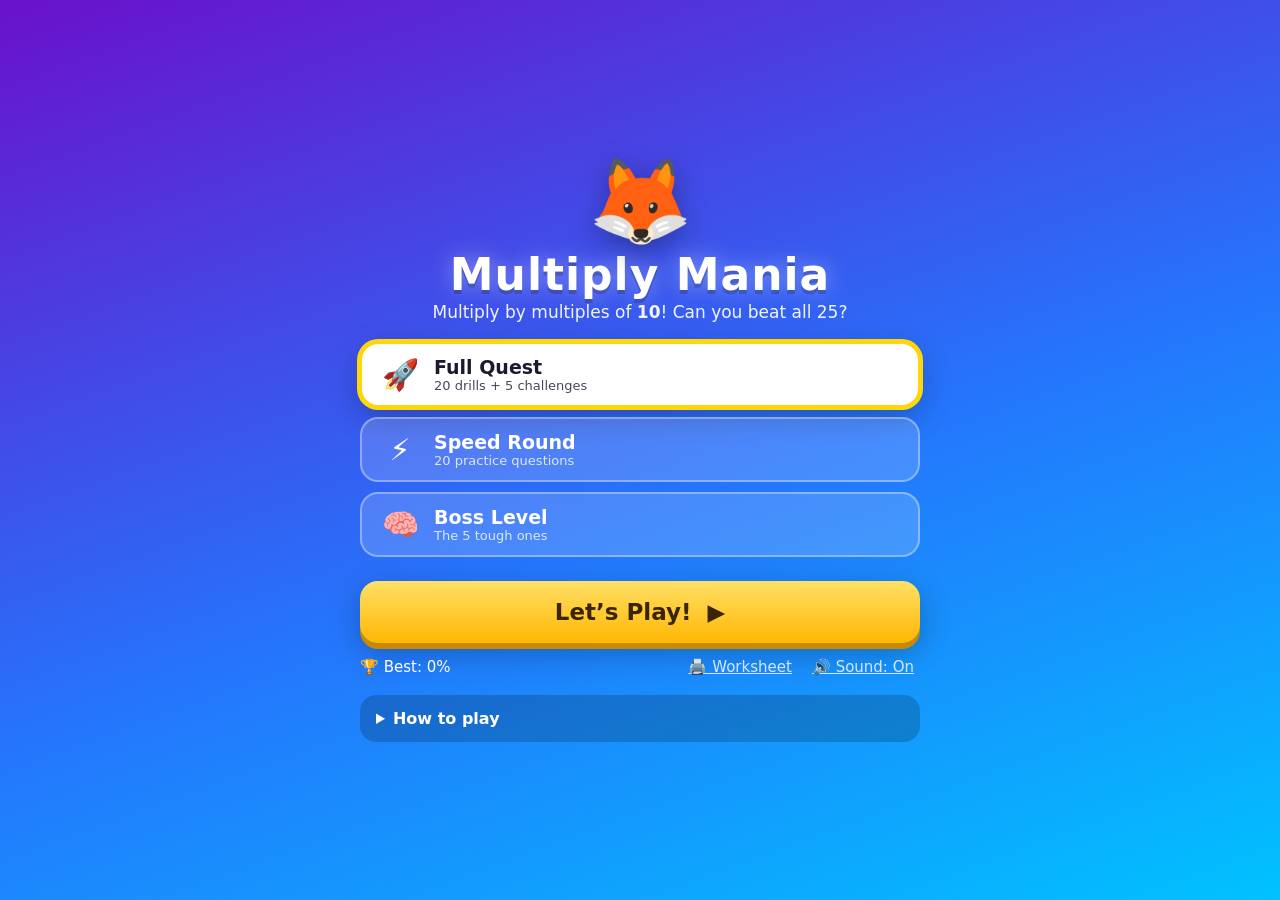
<file: index.html>
<!DOCTYPE html>
<html lang="en">
<head>
<meta charset="UTF-8">
<meta name="viewport" content="width=device-width, initial-scale=1, maximum-scale=1">
<meta name="theme-color" content="#6a11cb">
<title>Multiply Mania — Multiples of 10</title>
<link rel="stylesheet" href="styles.css">
</head>
<body>
<canvas id="confetti" aria-hidden="true"></canvas>

<main id="app">

  <!-- ================= START ================= -->
  <section id="screen-start" class="screen active">
    <div class="mascot float">🦊</div>
    <h1>Multiply Mania</h1>
    <p class="tagline">Multiply by multiples of <strong>10</strong>! Can you beat all 25?</p>

    <div class="mode-select" role="group" aria-label="Choose a game mode">
      <button class="mode-card active" data-mode="all">
        <span class="mode-emoji">🚀</span>
        <span class="mode-name">Full Quest</span>
        <span class="mode-desc">20 drills + 5 challenges</span>
      </button>
      <button class="mode-card" data-mode="practice">
        <span class="mode-emoji">⚡</span>
        <span class="mode-name">Speed Round</span>
        <span class="mode-desc">20 practice questions</span>
      </button>
      <button class="mode-card" data-mode="challenge">
        <span class="mode-emoji">🧠</span>
        <span class="mode-name">Boss Level</span>
        <span class="mode-desc">The 5 tough ones</span>
      </button>
    </div>

    <button id="btn-start" class="primary big">Let&rsquo;s Play! &nbsp;▶</button>

    <div class="start-footer">
      <span class="best">🏆 Best: <span id="best-score">0</span></span>
      <span class="footer-links">
        <a class="link" href="worksheet.html" target="_blank" rel="noopener">🖨️ Worksheet</a>
        <button id="btn-sound" class="link" type="button">🔊 Sound: On</button>
      </span>
    </div>

    <details class="how-to">
      <summary>How to play</summary>
      <ul>
        <li>Tap the number pad (or use your keyboard) to type your answer.</li>
        <li>Press <strong>Check</strong> to see if you got it right.</li>
        <li>Correct answers earn a ⭐ and build your 🔥 streak!</li>
        <li>Stuck? Tap <strong>💡 Hint</strong> for a helpful pattern.</li>
      </ul>
    </details>
  </section>

  <!-- ================= PLAY ================= -->
  <section id="screen-play" class="screen">
    <header class="hud">
      <div class="hud-item" title="Stars earned">⭐ <span id="score">0</span></div>
      <div class="hud-item" title="Correct in a row">🔥 <span id="streak">0</span></div>
      <div class="hud-item" id="progress-label">1 / 25</div>
      <button id="btn-quit" class="hud-item quit" type="button" title="Back to home">✕</button>
    </header>
    <div class="progress-track"><div class="progress-fill" id="progress-fill"></div></div>

    <div class="question-card" id="question-card">
      <p class="q-index" id="q-index">Question 1</p>
      <div class="q-text" id="q-text">2 &times; 30 = ?</div>
      <div class="answer-display" id="answer-display"><span class="placeholder">?</span></div>
    </div>

    <div class="feedback" id="feedback" aria-live="polite"></div>

    <div class="pad" id="pad">
      <button data-key="1">1</button><button data-key="2">2</button><button data-key="3">3</button>
      <button data-key="4">4</button><button data-key="5">5</button><button data-key="6">6</button>
      <button data-key="7">7</button><button data-key="8">8</button><button data-key="9">9</button>
      <button data-key="clear" class="wide-fn">C</button><button data-key="0">0</button><button data-key="back" class="wide-fn">⌫</button>
    </div>

    <div class="choice-area" id="choice-area" hidden></div>

    <div class="play-actions">
      <button class="ghost" id="btn-hint" type="button">💡 Hint</button>
      <button class="primary" id="btn-submit" type="button">Check ✓</button>
      <button class="primary" id="btn-next" type="button" hidden>Next ➜</button>
    </div>
  </section>

  <!-- ================= RESULTS ================= -->
  <section id="screen-results" class="screen">
    <div class="mascot big" id="results-mascot">🎉</div>
    <h2 id="results-title">Awesome!</h2>
    <p class="score-big"><span id="results-score">0</span> <span class="of">/ <span id="results-total">25</span></span></p>
    <div class="stars" id="results-stars" aria-label="Stars earned"></div>
    <p id="results-msg" class="results-msg"></p>
    <div class="results-actions">
      <button class="primary big" id="btn-again" type="button">Play Again 🔁</button>
      <button class="ghost" id="btn-home" type="button">Home</button>
    </div>
  </section>

</main>

<script src="app.js"></script>
</body>
</html>
</file>
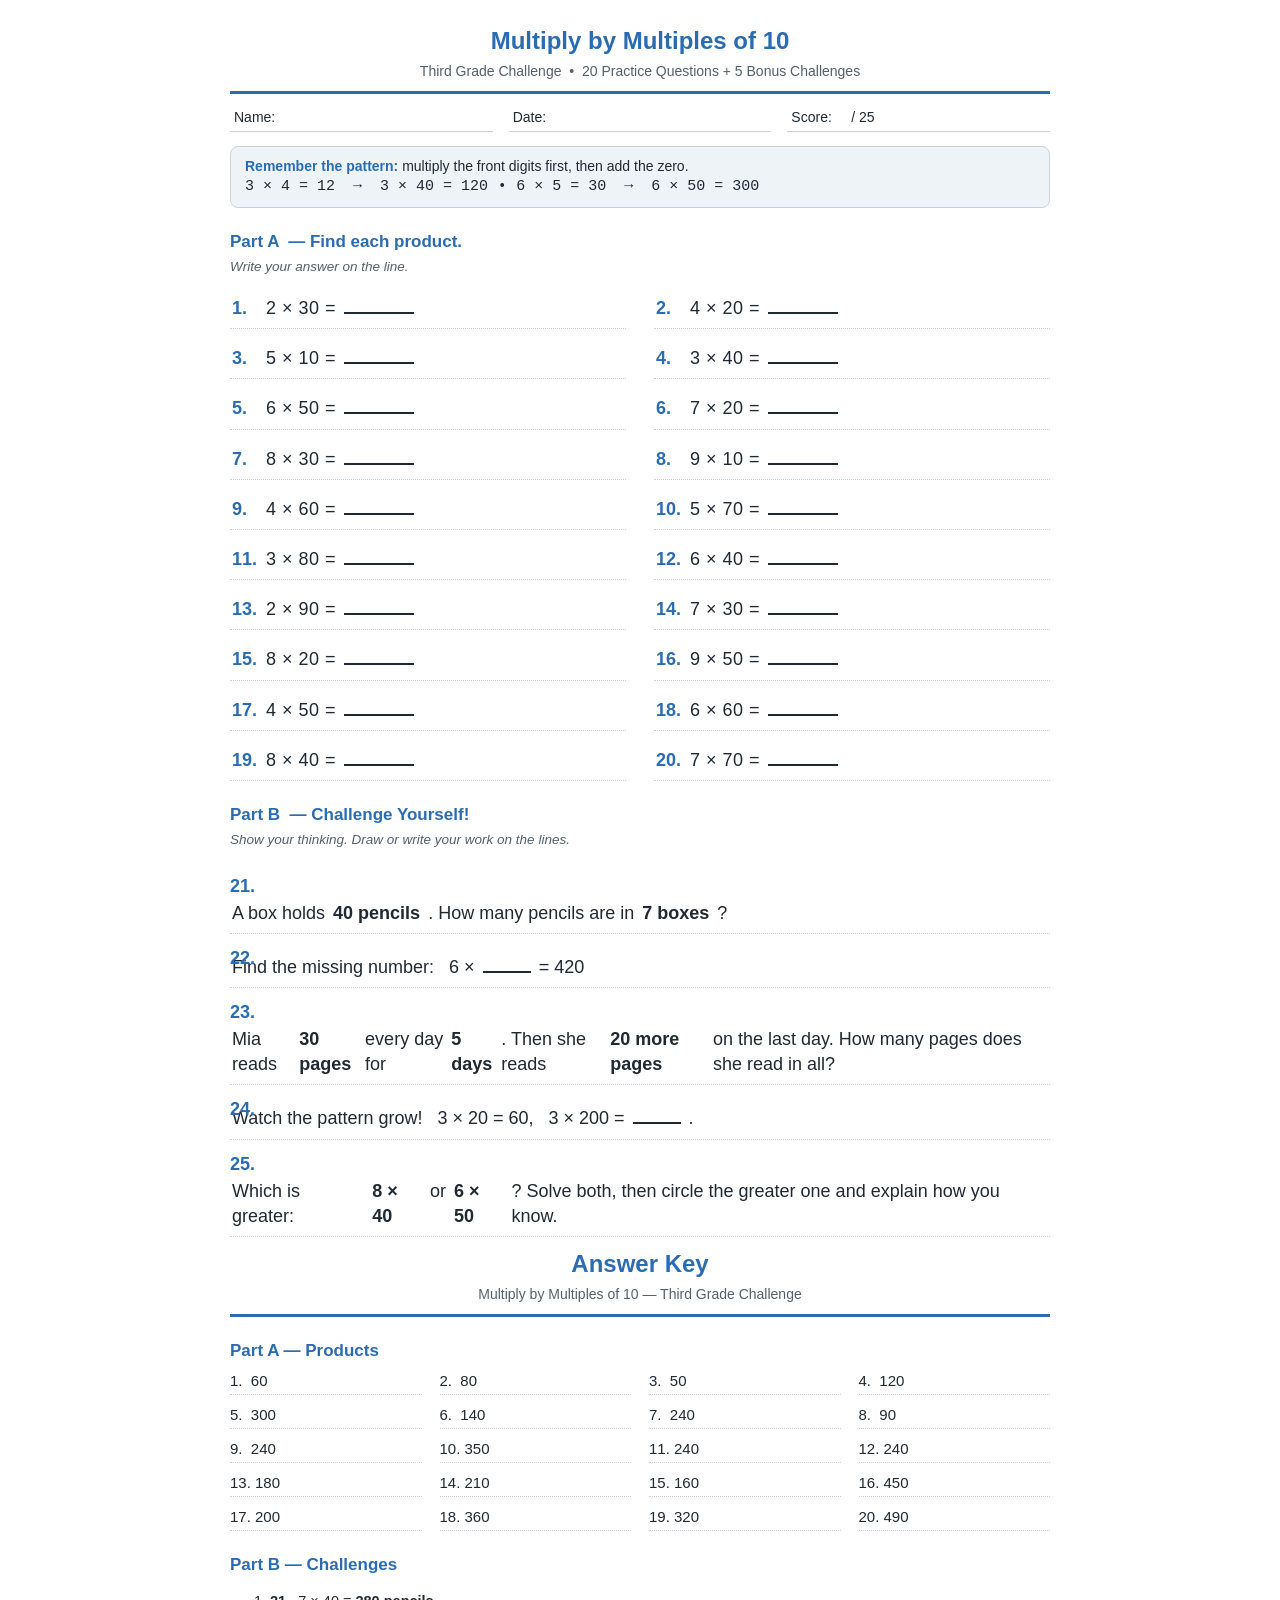
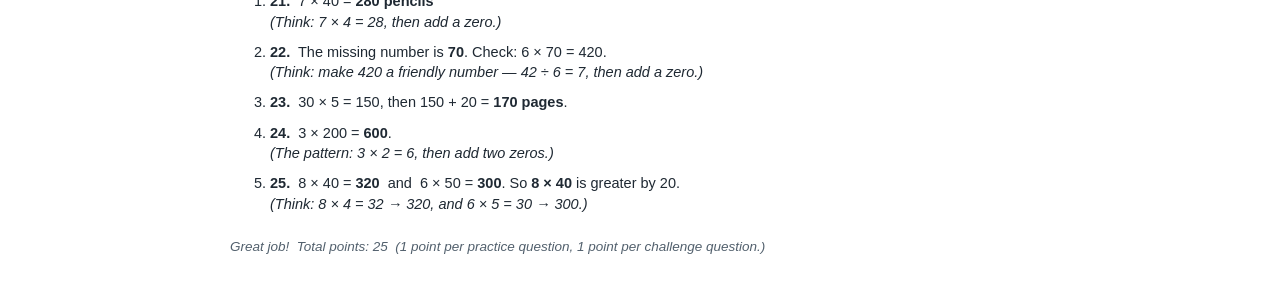
<file: worksheet.html>
<!DOCTYPE html>
<html lang="en">
<head>
<meta charset="UTF-8">
<meta name="viewport" content="width=device-width, initial-scale=1">
<title>Multiply by Multiples of 10 — Third Grade Challenge</title>
<style>
  :root { --ink:#1f2933; --line:#c9d2da; --accent:#2b6cb0; --soft:#eef3f8; }
  * { box-sizing:border-box; }
  body {
    margin:0; padding:24px;
    font-family:"Segoe UI", "Helvetica Neue", Arial, sans-serif;
    color:var(--ink); background:#fff; line-height:1.4;
  }
  .sheet { max-width:820px; margin:0 auto; }

  header { text-align:center; border-bottom:3px solid var(--accent); padding-bottom:10px; }
  h1 { font-size:24px; margin:0 0 4px; color:var(--accent); }
  .sub { font-size:14px; color:#52606d; margin:0; }

  .meta { display:flex; justify-content:space-between; gap:16px; margin:14px 0 6px; font-size:14px; }
  .meta span { flex:1; border-bottom:1.5px solid var(--line); padding:0 4px 3px; }

  .hint {
    background:var(--soft); border:1px solid var(--line); border-radius:8px;
    padding:10px 14px; margin:14px 0 18px; font-size:14px;
  }
  .hint strong { color:var(--accent); }
  .example { font-family:"Courier New", monospace; font-size:15px; }

  h2 { font-size:17px; margin:22px 0 4px; color:var(--accent); }
  .dir { font-size:13.5px; font-style:italic; color:#52606d; margin:0 0 12px; }

  ol.problems { list-style:none; margin:0; padding:0; }
  ol.problems.grid {
    display:grid; grid-template-columns:1fr 1fr; gap:10px 28px;
  }
  ol.problems li {
    display:flex; align-items:baseline; gap:8px;
    font-size:18px; padding:7px 2px; border-bottom:1px dotted var(--line);
  }
  .num { color:var(--accent); font-weight:700; min-width:26px; }
  .eq { letter-spacing:0.5px; }
  .blank { display:inline-block; min-width:70px; border-bottom:2px solid var(--ink); }
  .small-blank { display:inline-block; min-width:48px; border-bottom:2px solid var(--ink); }

  .challenge li { font-size:16px; display:block; padding:12px 2px 14px 34px; position:relative; }
  .challenge li .num { position:absolute; left:0; top:12px; }
  .work { display:block; margin-top:6px; min-height:44px; border-bottom:1px solid var(--line); }
  .work.short { min-height:26px; }

  .pagebreak { page-break-before:always; break-before:page; }
  .key { margin-top:10px; }
  .key h2 { margin-top:18px; }
  .key-grid { display:grid; grid-template-columns:repeat(4,1fr); gap:6px 18px; font-size:15px; }
  .key-grid span { border-bottom:1px dotted var(--line); padding:3px 0; }
  .key-challenge { font-size:14.5px; }
  .key-challenge li { margin-bottom:10px; }

  @media print {
    body { padding:0; }
    .sheet { max-width:100%; }
    .no-print { display:none; }
    @page { margin:16mm; }
  }
</style>
</head>
<body>
<div class="sheet">

  <!-- ============ WORKSHEET ============ -->
  <header>
    <h1>Multiply by Multiples of 10</h1>
    <p class="sub">Third Grade Challenge &nbsp;•&nbsp; 20 Practice Questions + 5 Bonus Challenges</p>
  </header>

  <div class="meta">
    <span>Name:</span>
    <span>Date:</span>
    <span>Score: &nbsp;&nbsp;&nbsp; / 25</span>
  </div>

  <div class="hint">
    <strong>Remember the pattern:</strong> multiply the front digits first, then add the zero.<br>
    <span class="example">3 &times; 4 = 12 &nbsp;&rarr;&nbsp; 3 &times; 40 = 120</span> &nbsp;&nbsp;•&nbsp;&nbsp;
    <span class="example">6 &times; 5 = 30 &nbsp;&rarr;&nbsp; 6 &times; 50 = 300</span>
  </div>

  <h2>Part A &nbsp;— Find each product.</h2>
  <p class="dir">Write your answer on the line.</p>
  <ol class="problems grid" id="partA">
    <li><span class="num">1.</span><span class="eq">2 &times; 30 =</span><span class="blank"></span></li>
    <li><span class="num">2.</span><span class="eq">4 &times; 20 =</span><span class="blank"></span></li>
    <li><span class="num">3.</span><span class="eq">5 &times; 10 =</span><span class="blank"></span></li>
    <li><span class="num">4.</span><span class="eq">3 &times; 40 =</span><span class="blank"></span></li>
    <li><span class="num">5.</span><span class="eq">6 &times; 50 =</span><span class="blank"></span></li>
    <li><span class="num">6.</span><span class="eq">7 &times; 20 =</span><span class="blank"></span></li>
    <li><span class="num">7.</span><span class="eq">8 &times; 30 =</span><span class="blank"></span></li>
    <li><span class="num">8.</span><span class="eq">9 &times; 10 =</span><span class="blank"></span></li>
    <li><span class="num">9.</span><span class="eq">4 &times; 60 =</span><span class="blank"></span></li>
    <li><span class="num">10.</span><span class="eq">5 &times; 70 =</span><span class="blank"></span></li>
    <li><span class="num">11.</span><span class="eq">3 &times; 80 =</span><span class="blank"></span></li>
    <li><span class="num">12.</span><span class="eq">6 &times; 40 =</span><span class="blank"></span></li>
    <li><span class="num">13.</span><span class="eq">2 &times; 90 =</span><span class="blank"></span></li>
    <li><span class="num">14.</span><span class="eq">7 &times; 30 =</span><span class="blank"></span></li>
    <li><span class="num">15.</span><span class="eq">8 &times; 20 =</span><span class="blank"></span></li>
    <li><span class="num">16.</span><span class="eq">9 &times; 50 =</span><span class="blank"></span></li>
    <li><span class="num">17.</span><span class="eq">4 &times; 50 =</span><span class="blank"></span></li>
    <li><span class="num">18.</span><span class="eq">6 &times; 60 =</span><span class="blank"></span></li>
    <li><span class="num">19.</span><span class="eq">8 &times; 40 =</span><span class="blank"></span></li>
    <li><span class="num">20.</span><span class="eq">7 &times; 70 =</span><span class="blank"></span></li>
  </ol>

  <h2>Part B &nbsp;— Challenge Yourself!</h2>
  <p class="dir">Show your thinking. Draw or write your work on the lines.</p>
  <ol class="problems challenge" id="partB">
    <li>
      <span class="num">21.</span>
      A box holds <strong>40 pencils</strong>. How many pencils are in <strong>7 boxes</strong>?
      <span class="work"></span>
    </li>
    <li>
      <span class="num">22.</span>
      Find the missing number: &nbsp; 6 &times; <span class="small-blank"></span> = 420
      <span class="work short"></span>
    </li>
    <li>
      <span class="num">23.</span>
      Mia reads <strong>30 pages</strong> every day for <strong>5 days</strong>. Then she reads
      <strong>20 more pages</strong> on the last day. How many pages does she read in all?
      <span class="work"></span>
    </li>
    <li>
      <span class="num">24.</span>
      Watch the pattern grow! &nbsp; 3 &times; 20 = 60, &nbsp; 3 &times; 200 = <span class="small-blank"></span>.
      <span class="work short"></span>
    </li>
    <li>
      <span class="num">25.</span>
      Which is greater: <strong>8 &times; 40</strong> or <strong>6 &times; 50</strong>?
      Solve both, then circle the greater one and explain how you know.
      <span class="work"></span>
    </li>
  </ol>

  <!-- ============ ANSWER KEY ============ -->
  <div class="pagebreak"></div>
  <header class="key">
    <h1>Answer Key</h1>
    <p class="sub">Multiply by Multiples of 10 — Third Grade Challenge</p>
  </header>

  <h2>Part A — Products</h2>
  <div class="key-grid">
    <span>1. &nbsp;60</span><span>2. &nbsp;80</span><span>3. &nbsp;50</span><span>4. &nbsp;120</span>
    <span>5. &nbsp;300</span><span>6. &nbsp;140</span><span>7. &nbsp;240</span><span>8. &nbsp;90</span>
    <span>9. &nbsp;240</span><span>10. 350</span><span>11. 240</span><span>12. 240</span>
    <span>13. 180</span><span>14. 210</span><span>15. 160</span><span>16. 450</span>
    <span>17. 200</span><span>18. 360</span><span>19. 320</span><span>20. 490</span>
  </div>

  <h2>Part B — Challenges</h2>
  <ol class="key-challenge">
    <li><strong>21.</strong> &nbsp;7 &times; 40 = <strong>280 pencils</strong> <br>
      <em>(Think: 7 &times; 4 = 28, then add a zero.)</em></li>
    <li><strong>22.</strong> &nbsp;The missing number is <strong>70</strong>. Check: 6 &times; 70 = 420. <br>
      <em>(Think: make 420 a friendly number — 42 &divide; 6 = 7, then add a zero.)</em></li>
    <li><strong>23.</strong> &nbsp;30 &times; 5 = 150, then 150 + 20 = <strong>170 pages</strong>.</li>
    <li><strong>24.</strong> &nbsp;3 &times; 200 = <strong>600</strong>. <br>
      <em>(The pattern: 3 &times; 2 = 6, then add two zeros.)</em></li>
    <li><strong>25.</strong> &nbsp;8 &times; 40 = <strong>320</strong> &nbsp;and&nbsp; 6 &times; 50 = <strong>300</strong>.
      So <strong>8 &times; 40</strong> is greater by 20. <br>
      <em>(Think: 8 &times; 4 = 32 &rarr; 320, and 6 &times; 5 = 30 &rarr; 300.)</em></li>
  </ol>

  <p class="dir" style="margin-top:24px;">Great job! &nbsp;Total points: 25 &nbsp;(1 point per practice question, 1 point per challenge question.)</p>

</div>
</body>
</html>
</file>
<file: styles.css>
:root {
  --purple:#6a11cb; --blue:#2575fc; --pink:#ff5d8f; --yellow:#ffd60a;
  --green:#38b000; --red:#ff4d4d; --ink:#1b1b2f; --card:#ffffff;
  --shadow:0 10px 30px rgba(0,0,0,.25);
  --radius:22px;
}

* { box-sizing:border-box; -webkit-tap-highlight-color:transparent; }

/* `hidden` must win over component display rules (e.g. display:grid) */
[hidden] { display:none !important; }

html, body { height:100%; }
body {
  margin:0; min-height:100%;
  font-family:"Baloo 2", "Trebuchet MS", "Segoe UI", system-ui, sans-serif;
  color:var(--ink);
  background:linear-gradient(160deg, #6a11cb 0%, #2575fc 55%, #00c2ff 100%);
  background-attachment:fixed;
  display:flex; align-items:center; justify-content:center;
  padding:16px; overflow-x:hidden;
}

/* floating background bubbles */
.bg-bubbles { position:fixed; inset:0; overflow:hidden; z-index:0; pointer-events:none; }
.bg-bubbles i {
  position:absolute; bottom:-160px; border-radius:50%;
  background:rgba(255,255,255,.14);
  animation:rise linear infinite;
}
@keyframes rise {
  to { transform:translateY(-115vh) rotate(360deg); }
}

#confetti { position:fixed; inset:0; width:100%; height:100%; z-index:50; pointer-events:none; }

#app { position:relative; z-index:1; width:100%; max-width:560px; }

/* ---------- screens ---------- */
.screen { display:none; animation:pop .35s ease both; }
.screen.active { display:block; }
@keyframes pop { from { opacity:0; transform:translateY(14px) scale(.98); } to { opacity:1; transform:none; } }

.mascot { font-size:84px; text-align:center; line-height:1; filter:drop-shadow(0 8px 14px rgba(0,0,0,.3)); }
.mascot.big { font-size:96px; }
.float { animation:float 2.6s ease-in-out infinite; }
@keyframes float { 0%,100%{ transform:translateY(0) rotate(-4deg);} 50%{ transform:translateY(-14px) rotate(4deg);} }

h1 { text-align:center; font-size:44px; margin:6px 0 2px; color:#fff;
  text-shadow:0 4px 0 rgba(0,0,0,.18), 0 0 22px rgba(255,255,255,.4); letter-spacing:1px; }
.tagline { text-align:center; color:#f0f4ff; font-size:17px; margin:0 0 20px; }

/* ---------- buttons ---------- */
button { font-family:inherit; cursor:pointer; border:none; }
.primary {
  background:linear-gradient(180deg,#ffe066,#ffb703);
  color:#3a2500; font-weight:800; font-size:20px;
  padding:16px 26px; border-radius:18px; width:100%;
  box-shadow:0 6px 0 #c98a00, var(--shadow);
  transition:transform .08s, box-shadow .08s, filter .15s;
}
.primary:hover { filter:brightness(1.05); }
.primary:active { transform:translateY(4px); box-shadow:0 2px 0 #c98a00; }
.primary.big { font-size:23px; padding:18px 26px; margin-top:8px; }
.primary:disabled { filter:grayscale(.6) opacity(.7); box-shadow:0 6px 0 #999; }

.ghost {
  background:rgba(255,255,255,.22); color:#fff; font-weight:700; font-size:17px;
  padding:14px 20px; border-radius:16px; border:2px solid rgba(255,255,255,.5);
  transition:background .15s, transform .08s;
}
.ghost:hover { background:rgba(255,255,255,.34); }
.ghost:active { transform:scale(.96); }

.link { background:none; color:#eaf1ff; font-size:15px; text-decoration:underline; opacity:.9; }

/* ---------- mode select ---------- */
.mode-select { display:grid; gap:10px; margin:4px 0 16px; }
.mode-card {
  display:grid; grid-template-columns:44px 1fr; grid-template-rows:auto auto;
  align-items:center; text-align:left; gap:0 12px;
  background:rgba(255,255,255,.16); border:2px solid rgba(255,255,255,.35);
  color:#fff; padding:12px 16px; border-radius:18px; transition:.15s;
}
.mode-card:hover { background:rgba(255,255,255,.26); transform:translateY(-2px); }
.mode-card.active { background:#fff; color:var(--ink); border-color:var(--yellow); box-shadow:0 0 0 3px var(--yellow), var(--shadow); }
.mode-emoji { grid-row:1 / 3; font-size:30px; text-align:center; }
.mode-name { font-size:19px; font-weight:800; }
.mode-desc { font-size:13px; opacity:.8; }

.start-footer { display:flex; justify-content:space-between; align-items:center; margin-top:14px; color:#fff; font-size:15px; }
.footer-links { display:flex; gap:14px; align-items:center; }

.how-to { margin-top:18px; background:rgba(0,0,0,.18); border-radius:16px; padding:4px 16px; color:#fff; }
.how-to summary { cursor:pointer; font-weight:700; padding:10px 0; }
.how-to ul { margin:0 0 12px; padding-left:20px; font-size:15px; line-height:1.7; }

/* ---------- HUD ---------- */
.hud { display:flex; align-items:center; gap:8px; color:#fff; font-weight:800; font-size:17px; }
.hud-item { background:rgba(0,0,0,.22); padding:7px 12px; border-radius:12px; }
.hud .quit { margin-left:auto; cursor:pointer; font-size:15px; }
.progress-track { height:14px; background:rgba(0,0,0,.25); border-radius:10px; margin:12px 0 18px; overflow:hidden; }
.progress-fill { height:100%; width:0; border-radius:10px;
  background:linear-gradient(90deg,#9dff5b,#38b000); transition:width .4s ease; }

/* ---------- question ---------- */
.question-card {
  background:var(--card); border-radius:var(--radius); padding:22px; text-align:center;
  box-shadow:var(--shadow); position:relative;
}
.question-card.correct { animation:good .5s; box-shadow:0 0 0 5px var(--green), var(--shadow); }
.question-card.wrong { animation:shake .45s; box-shadow:0 0 0 5px var(--red), var(--shadow); }
@keyframes good { 0%{transform:scale(1);} 40%{transform:scale(1.06);} 100%{transform:scale(1);} }
@keyframes shake { 0%,100%{transform:translateX(0);} 20%{transform:translateX(-11px);} 40%{transform:translateX(11px);} 60%{transform:translateX(-7px);} 80%{transform:translateX(7px);} }

.q-index { margin:0; font-size:14px; letter-spacing:1px; text-transform:uppercase; color:#8a94a6; font-weight:700; }
.q-text { font-size:32px; font-weight:800; margin:12px 0 6px; line-height:1.3; }
.q-text .big-num { color:var(--purple); }
.q-word { font-size:21px; font-weight:700; line-height:1.45; }
.answer-display {
  margin:16px auto 0; min-height:64px; min-width:150px; width:max-content; max-width:100%;
  display:flex; align-items:center; justify-content:center; gap:6px;
  font-size:40px; font-weight:800; letter-spacing:2px;
  border-bottom:5px solid var(--purple); padding:0 14px 4px;
}
.answer-display .placeholder { color:#c3cad6; }
.answer-display .caret { color:var(--pink); animation:blink 1s steps(1) infinite; }
@keyframes blink { 50% { opacity:0; } }

/* ---------- feedback ---------- */
.feedback { min-height:30px; text-align:center; font-size:19px; font-weight:800; margin:14px 0; }
.feedback.ok { color:#c8ffb0; }
.feedback.no { color:#ffd0d0; }
.feedback .hintline { display:block; font-size:15px; font-weight:600; opacity:.95; margin-top:4px; }

/* ---------- keypad ---------- */
.pad { display:grid; grid-template-columns:repeat(3,1fr); gap:10px; }
.pad button {
  font-size:26px; font-weight:800; padding:16px 0; border-radius:16px;
  background:rgba(255,255,255,.92); color:var(--ink);
  box-shadow:0 5px 0 rgba(0,0,0,.25); transition:transform .07s, box-shadow .07s;
}
.pad button:active { transform:translateY(4px); box-shadow:0 1px 0 rgba(0,0,0,.25); }
.pad .wide-fn { background:#ffd7e4; color:#9b1c46; }

/* ---------- choice ---------- */
.choice-area { display:grid; gap:12px; }
.choice-area button {
  font-size:28px; font-weight:800; padding:22px; border-radius:18px;
  background:rgba(255,255,255,.94); color:var(--ink); box-shadow:0 5px 0 rgba(0,0,0,.25);
  transition:transform .07s;
}
.choice-area button:active { transform:translateY(4px); }
.choice-area button.chosen-right { background:#b9f6a0; box-shadow:0 0 0 4px var(--green); }
.choice-area button.chosen-wrong { background:#ffc9c9; box-shadow:0 0 0 4px var(--red); }

.play-actions { display:flex; gap:10px; margin-top:16px; }
.play-actions .ghost { flex:0 0 auto; }
.play-actions .primary { flex:1; }

/* ---------- results ---------- */
.score-big { text-align:center; font-size:64px; font-weight:900; color:#fff; margin:6px 0; text-shadow:0 4px 0 rgba(0,0,0,.2); }
.score-big .of { font-size:30px; opacity:.85; }
#screen-results h2 { text-align:center; color:#fff; font-size:34px; margin:6px 0; text-shadow:0 3px 0 rgba(0,0,0,.2); }
.stars { text-align:center; font-size:30px; letter-spacing:4px; margin:6px 0 4px; min-height:36px; }
.results-msg { text-align:center; color:#fff; font-size:18px; font-weight:600; margin:10px 0 22px; }
.results-actions { display:grid; gap:10px; }

@media (max-width:400px) {
  h1 { font-size:36px; } .q-text { font-size:27px; } .score-big { font-size:52px; }
  .mascot { font-size:66px; }
}
@media (prefers-reduced-motion:reduce) {
  * { animation-duration:.001ms !important; transition-duration:.001ms !important; }
}
</file>
